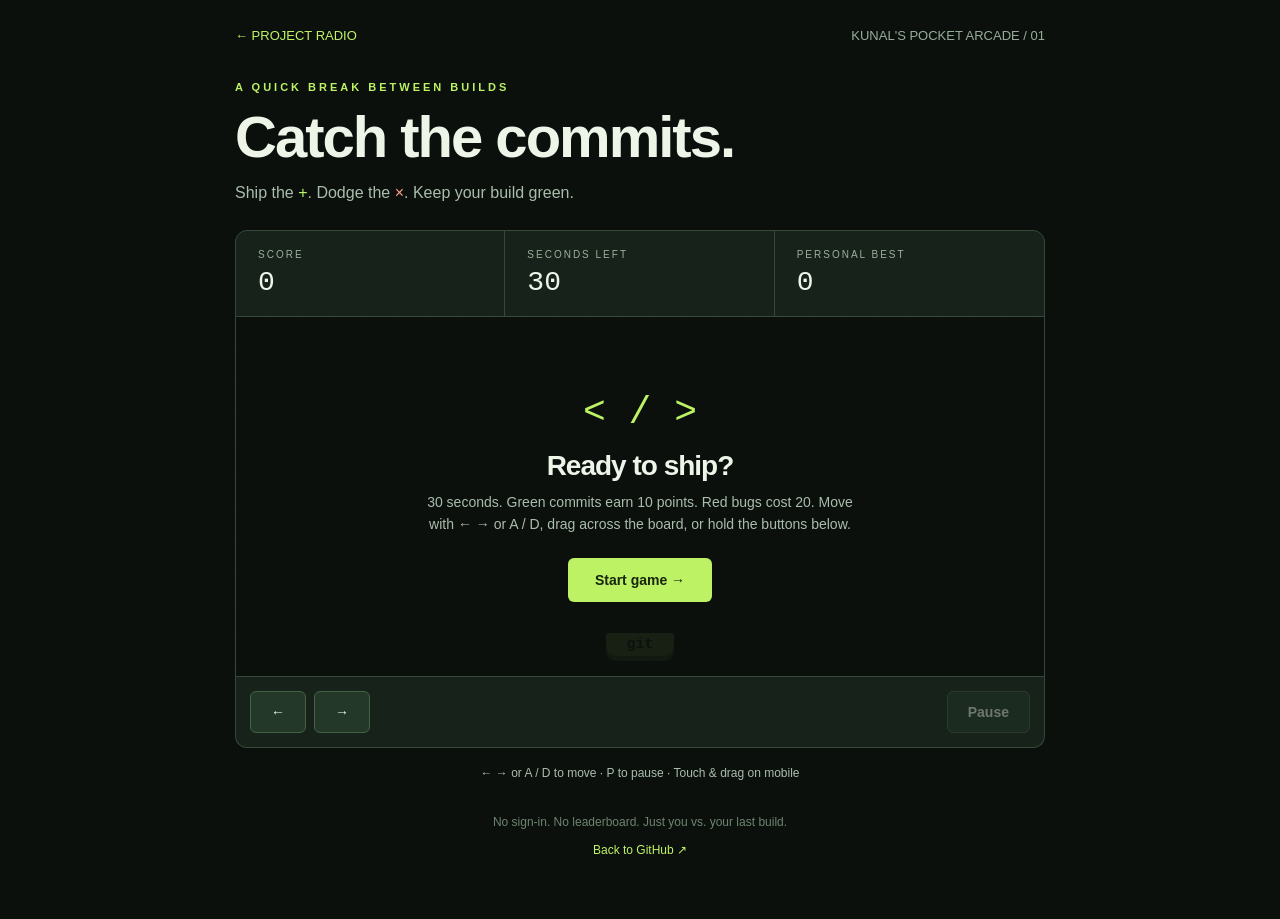
<file: portfolio/arcade.html>
<!doctype html>
<html lang="en"><head><meta charset="utf-8"><meta name="viewport" content="width=device-width,initial-scale=1"><meta name="theme-color" content="#101813"><meta name="description" content="Catch the commits, dodge the bugs. A tiny arcade game by Kunal Choudhary."><title>Catch the Commits · Project Radio</title>
<style>
*{box-sizing:border-box}body{margin:0;background:#0b100d;color:#edf5e8;font-family:Arial,Helvetica,sans-serif}main{max-width:850px;margin:auto;padding:28px 20px}a{color:#c0f367;text-decoration:none}a:hover{text-decoration:underline}header{display:flex;justify-content:space-between;gap:15px;font-size:13px;color:#99ac99}.intro{display:flex;align-items:end;justify-content:space-between;gap:18px;margin:38px 0 24px}.eyebrow{color:#bdf264;font-size:11px;letter-spacing:3px;font-weight:bold}h1{font-size:clamp(34px,6vw,58px);letter-spacing:-2px;line-height:1.02;margin:14px 0}p{color:#aabdac;line-height:1.6;margin:0}.token{color:#bdf264}.bug{color:#ff9f91}.stats{display:grid;grid-template-columns:repeat(3,1fr);border:1px solid #354839;border-radius:12px 12px 0 0;background:#17231a}.stat{padding:18px 22px;border-right:1px solid #354839}.stat:last-child{border:0}.stat span{display:block;font-size:10px;letter-spacing:2px;color:#9db09c}.stat strong{display:block;font:28px monospace;margin-top:7px}#arena{position:relative;height:360px;overflow:hidden;background-color:#101b14;background-image:linear-gradient(#26362a55 1px,transparent 1px),linear-gradient(90deg,#26362a55 1px,transparent 1px);background-size:32px 32px;border:1px solid #354839;border-top:0;touch-action:none;outline-offset:3px}#player{position:absolute;bottom:20px;left:45%;width:68px;height:23px;background:#bdf264;border-radius:3px 3px 10px 10px;box-shadow:0 5px 0 #688e32;display:grid;place-items:center;color:#17220f;font:bold 15px monospace}.drop{position:absolute;top:0;left:0;width:26px;height:26px;display:grid;place-items:center;border-radius:5px;background:#bdf264;color:#17220f;font:bold 17px monospace}.drop.bad{background:#ff9f91}.overlay{position:absolute;inset:0;background:#0b100dec;display:flex;flex-direction:column;justify-content:center;align-items:center;text-align:center;padding:25px;z-index:2}.overlay[hidden]{display:none}.overlay h2{font-size:28px;letter-spacing:-1px;margin:16px 0 9px}.overlay p{max-width:440px;font-size:14px}.icon{font:38px monospace;color:#bdf264}.actions{display:flex;justify-content:space-between;align-items:center;gap:12px;padding:14px;background:#17231a;border:1px solid #354839;border-top:0;border-radius:0 0 12px 12px}button{border:1px solid #466147;border-radius:6px;background:#24382a;color:#eef5eb;padding:12px 20px;font:bold 14px Arial;cursor:pointer;touch-action:none}button:hover{background:#334b37}button:focus-visible,a:focus-visible{outline:3px solid #e0ffa5;outline-offset:4px}button:disabled{opacity:.4;cursor:default}.primary{background:#bdf264;color:#182510;border:0;margin-top:22px;padding:14px 27px}.primary:hover{background:#d3ff92}.move{display:flex;gap:8px}.hint{font-size:12px;text-align:center;margin-top:16px}footer{margin:32px 0;text-align:center;color:#6e846f;font-size:12px}.sr{position:absolute;width:1px;height:1px;padding:0;overflow:hidden;clip:rect(0,0,0,0);white-space:nowrap}@media(max-width:520px){main{padding:22px 14px}.intro{margin:27px 0 21px}.stat{padding:14px}#arena{height:330px}header{font-size:11px}.hint{font-size:11px}}
</style></head><body><main>
<header><a href="/">← PROJECT RADIO</a><span>KUNAL'S POCKET ARCADE / 01</span></header>
<div class="intro"><div><div class="eyebrow">A QUICK BREAK BETWEEN BUILDS</div><h1>Catch the commits.</h1><p>Ship the <span class="token">+</span>. Dodge the <span class="bug">×</span>. Keep your build green.</p></div></div>
<div class="stats"><div class="stat"><span>SCORE</span><strong id="score">0</strong></div><div class="stat"><span>SECONDS LEFT</span><strong id="time">30</strong></div><div class="stat"><span>PERSONAL BEST</span><strong id="best">0</strong></div></div>
<div id="arena" tabindex="0" role="region" aria-label="Game area. Use left and right arrows or A and D to catch commits and avoid bugs."><div id="player" aria-hidden="true">git</div><div id="drops" aria-hidden="true"></div><div class="overlay" id="overlay"><div class="icon" aria-hidden="true">&lt; / &gt;</div><h2 id="headline">Ready to ship?</h2><p id="message">30 seconds. Green commits earn 10 points. Red bugs cost 20. Move with ← → or A / D, drag across the board, or hold the buttons below.</p><button class="primary" id="start">Start game →</button></div></div>
<div class="actions"><div class="move"><button id="left" aria-label="Move left">←</button><button id="right" aria-label="Move right">→</button></div><button id="pause" disabled>Pause</button></div>
<p class="hint">← → or A / D to move · P to pause · Touch & drag on mobile</p><p class="sr" id="status" role="status" aria-live="polite"></p>
<footer>No sign-in. No leaderboard. Just you vs. your last build.<br><br><a href="https://github.com/rexyrocks">Back to GitHub ↗</a></footer>
</main><script>
'use strict';
const $=id=>document.getElementById(id),arena=$('arena'),player=$('player'),overlay=$('overlay');
let score=0,best=0,remaining=30,running=false,paused=false,x=.5,items=[],spawn=0,last=0,frame=0,elapsed=0;
const keys=new Set();let held=0,dragging=false;
try{best=Number(localStorage.getItem('project-radio-commits-best'))||0}catch{}$('best').textContent=best;
function hud(){$('score').textContent=score;$('time').textContent=Math.ceil(remaining);$('best').textContent=best}
function position(){player.style.left=(x*Math.max(0,arena.clientWidth-68))+'px'}
function announce(text){$('status').textContent=text}
function show(title,text,label){$('headline').textContent=title;$('message').textContent=text;$('start').textContent=label;overlay.hidden=false}
function start(){cancelAnimationFrame(frame);score=0;remaining=30;elapsed=0;spawn=.25;x=.5;items=[];$('drops').replaceChildren();keys.clear();held=0;paused=false;running=true;overlay.hidden=true;$('pause').disabled=false;$('pause').textContent='Pause';hud();position();last=performance.now();arena.focus();announce('Game started. Catch green commits and dodge red bugs.');frame=requestAnimationFrame(tick)}
function finish(){running=false;keys.clear();held=0;const record=score>best;if(record){best=score;try{localStorage.setItem('project-radio-commits-best',String(best))}catch{}}hud();$('pause').disabled=true;show(record?'New personal best!':'Build complete.',`You shipped ${score} points. ${record?'That’s your best run yet.':'Ready for one more deploy?'}`,'Play again →');announce(`Game complete. Score ${score}. Personal best ${best}.`);$('start').focus()}
function togglePause(){if(!running)return;paused=!paused;keys.clear();held=0;if(paused){cancelAnimationFrame(frame);show('Build on hold.','Take your time. Your remaining seconds are safe.','Resume →');$('pause').textContent='Resume';announce('Game paused.')}else{overlay.hidden=true;$('pause').textContent='Pause';last=performance.now();arena.focus();frame=requestAnimationFrame(tick);announce('Game resumed.')}}
function add(){const bad=Math.random()<.28,el=document.createElement('div');el.className='drop'+(bad?' bad':'');el.textContent=bad?'×':'+';$('drops').appendChild(el);items.push({el,x:Math.random(),y:-30,bad,speed:110+elapsed*3+Math.random()*35})}
function tick(now){if(!running||paused)return;const dt=Math.min((now-last)/1000,.05);last=now;remaining=Math.max(0,remaining-dt);elapsed+=dt;const width=arena.clientWidth,travel=Math.max(1,width-68);const direction=held||((keys.has('ArrowRight')||keys.has('d')?1:0)-(keys.has('ArrowLeft')||keys.has('a')?1:0));x=Math.max(0,Math.min(1,x+direction*440*dt/travel));position();spawn-=dt;if(spawn<=0){add();spawn=Math.max(.23,.55-elapsed*.009)}const py=arena.clientHeight-43,px=x*travel;items=items.filter(o=>{o.y+=o.speed*dt;const ox=o.x*(width-26);o.el.style.transform=`translate(${ox}px,${o.y}px)`;if(o.y+26>=py&&o.y<=py+23&&ox+26>px&&ox<px+68){score=Math.max(0,score+(o.bad?-20:10));o.el.remove();return false}if(o.y>arena.clientHeight){o.el.remove();return false}return true});hud();if(remaining<=0){finish();return}frame=requestAnimationFrame(tick)}
$('start').addEventListener('click',()=>running&&paused?togglePause():start());$('pause').addEventListener('click',togglePause);
document.addEventListener('keydown',e=>{if(!running)return;const key=e.key.length===1?e.key.toLowerCase():e.key;if(['ArrowLeft','ArrowRight','a','d'].includes(key)){e.preventDefault();keys.add(key)}if(key==='p'&&!e.repeat){e.preventDefault();togglePause()}});document.addEventListener('keyup',e=>keys.delete(e.key.length===1?e.key.toLowerCase():e.key));
for(const [id,dir] of [['left',-1],['right',1]]){$(id).addEventListener('pointerdown',e=>{held=dir;$(id).setPointerCapture(e.pointerId)});for(const event of ['pointerup','pointercancel','lostpointercapture'])$(id).addEventListener(event,()=>held=0)}
function point(e){const rect=arena.getBoundingClientRect();x=Math.max(0,Math.min(1,(e.clientX-rect.left-34)/Math.max(1,arena.clientWidth-68)));position()}
arena.addEventListener('pointerdown',e=>{if(!running||paused||e.target.closest('button'))return;dragging=true;arena.setPointerCapture(e.pointerId);point(e)});arena.addEventListener('pointermove',e=>{if(dragging&&running&&!paused)point(e)});for(const event of ['pointerup','pointercancel','lostpointercapture'])arena.addEventListener(event,()=>dragging=false);
function autoPause(){keys.clear();held=0;dragging=false;if(running&&!paused)togglePause()}document.addEventListener('visibilitychange',()=>{if(document.hidden)autoPause()});window.addEventListener('blur',autoPause);window.addEventListener('resize',position);position();
</script></body></html>
</file>
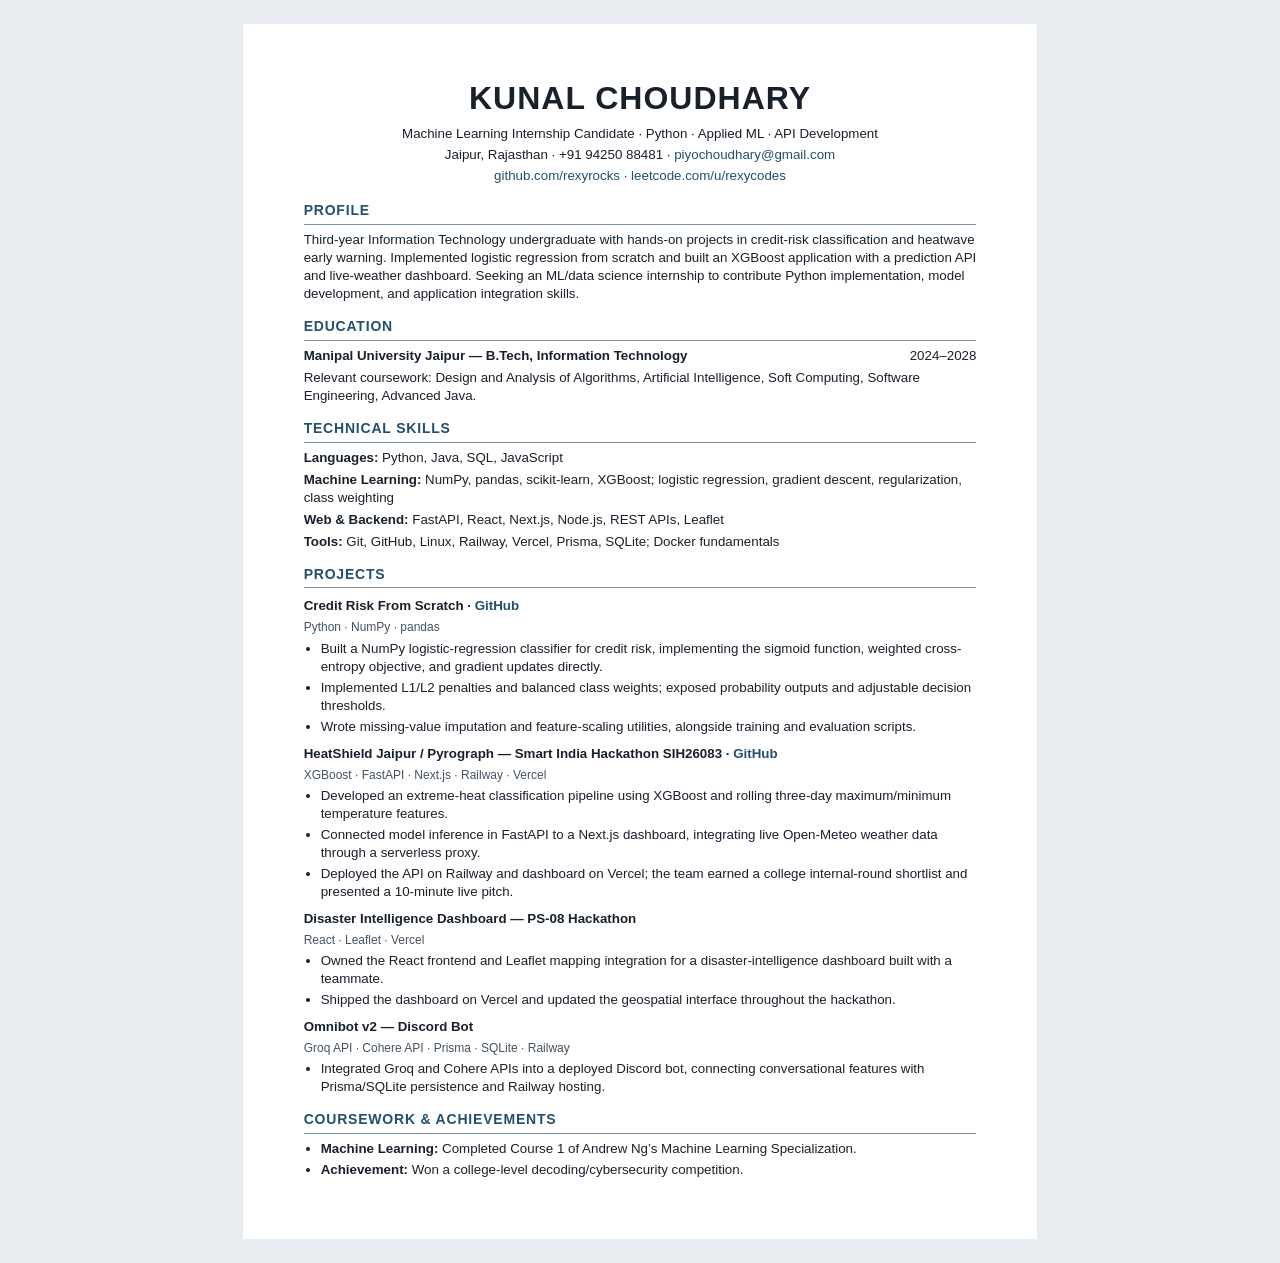
<file: portfolio/cv.html>
<!doctype html>
<html lang="en">
<head>
<meta charset="utf-8">
<meta name="viewport" content="width=device-width, initial-scale=1">
<title>Kunal Choudhary — CV</title>
<style>
@page { size: A4; margin: 14mm 16mm; }
* { box-sizing: border-box; }
body { margin: 0; background: #e9edf1; color: #18212b; font: 10pt/1.35 Arial, sans-serif; }
main { max-width: 210mm; margin: 24px auto; padding: 14mm 16mm; background: white; }
header { text-align: center; margin-bottom: 16px; }
h1 { margin: 0 0 5px; font-size: 24pt; letter-spacing: 1px; }
header p { margin: 3px 0; }
a { color: #244f6d; text-decoration: none; }
h2 { margin: 14px 0 6px; padding-bottom: 4px; border-bottom: 1px solid #7791a5; color: #244f6d; font-size: 10.5pt; letter-spacing: .8px; text-transform: uppercase; }
h3 { margin: 9px 0 2px; font-size: 10pt; }
p { margin: 4px 0; }
ul { margin: 4px 0 7px; padding-left: 17px; }
li { margin: 3px 0; }
.row { display: flex; justify-content: space-between; gap: 12px; }
.stack { color: #465361; font-size: 9pt; }
section { break-inside: avoid; }
@media print { body { background: white; } main { margin: 0; padding: 0; max-width: none; } }
@media (max-width: 600px) { main { margin: 0; padding: 22px; } .row { flex-wrap: wrap; gap: 2px; } }
</style>
</head>
<body><main>
<header>
<h1>KUNAL CHOUDHARY</h1>
<p>Machine Learning Internship Candidate · Python · Applied ML · API Development</p>
<p>Jaipur, Rajasthan · +91 94250 88481 · <a href="mailto:piyochoudhary@gmail.com">piyochoudhary@gmail.com</a></p>
<p><a href="https://github.com/rexyrocks">github.com/rexyrocks</a> · <a href="https://leetcode.com/u/rexycodes/">leetcode.com/u/rexycodes</a></p>
</header>
<section><h2>Profile</h2>
<p>Third-year Information Technology undergraduate with hands-on projects in credit-risk classification and heatwave early warning. Implemented logistic regression from scratch and built an XGBoost application with a prediction API and live-weather dashboard. Seeking an ML/data science internship to contribute Python implementation, model development, and application integration skills.</p></section>
<section><h2>Education</h2>
<div class="row"><strong>Manipal University Jaipur — B.Tech, Information Technology</strong><span>2024–2028</span></div>
<p>Relevant coursework: Design and Analysis of Algorithms, Artificial Intelligence, Soft Computing, Software Engineering, Advanced Java.</p></section>
<section><h2>Technical Skills</h2>
<p><strong>Languages:</strong> Python, Java, SQL, JavaScript</p>
<p><strong>Machine Learning:</strong> NumPy, pandas, scikit-learn, XGBoost; logistic regression, gradient descent, regularization, class weighting</p>
<p><strong>Web &amp; Backend:</strong> FastAPI, React, Next.js, Node.js, REST APIs, Leaflet</p>
<p><strong>Tools:</strong> Git, GitHub, Linux, Railway, Vercel, Prisma, SQLite; Docker fundamentals</p></section>
<section><h2>Projects</h2>
<h3>Credit Risk From Scratch · <a href="https://github.com/rexyrocks/credit-risk-from-scratch">GitHub</a></h3>
<p class="stack">Python · NumPy · pandas</p>
<ul>
<li>Built a NumPy logistic-regression classifier for credit risk, implementing the sigmoid function, weighted cross-entropy objective, and gradient updates directly.</li>
<li>Implemented L1/L2 penalties and balanced class weights; exposed probability outputs and adjustable decision thresholds.</li>
<li>Wrote missing-value imputation and feature-scaling utilities, alongside training and evaluation scripts.</li>
</ul>
<h3>HeatShield Jaipur / Pyrograph — Smart India Hackathon SIH26083 · <a href="https://github.com/rexyrocks/pyrograph">GitHub</a></h3>
<p class="stack">XGBoost · FastAPI · Next.js · Railway · Vercel</p>
<ul>
<li>Developed an extreme-heat classification pipeline using XGBoost and rolling three-day maximum/minimum temperature features.</li>
<li>Connected model inference in FastAPI to a Next.js dashboard, integrating live Open-Meteo weather data through a serverless proxy.</li>
<li>Deployed the API on Railway and dashboard on Vercel; the team earned a college internal-round shortlist and presented a 10-minute live pitch.</li>
</ul>
<h3>Disaster Intelligence Dashboard — PS-08 Hackathon</h3>
<p class="stack">React · Leaflet · Vercel</p>
<ul>
<li>Owned the React frontend and Leaflet mapping integration for a disaster-intelligence dashboard built with a teammate.</li>
<li>Shipped the dashboard on Vercel and updated the geospatial interface throughout the hackathon.</li>
</ul>
<h3>Omnibot v2 — Discord Bot</h3>
<p class="stack">Groq API · Cohere API · Prisma · SQLite · Railway</p>
<ul>
<li>Integrated Groq and Cohere APIs into a deployed Discord bot, connecting conversational features with Prisma/SQLite persistence and Railway hosting.</li>
</ul></section>
<section><h2>Coursework &amp; Achievements</h2>
<ul>
<li><strong>Machine Learning:</strong> Completed Course 1 of Andrew Ng’s Machine Learning Specialization.</li>
<li><strong>Achievement:</strong> Won a college-level decoding/cybersecurity competition.</li>
</ul></section>
</main></body></html>
</file>
